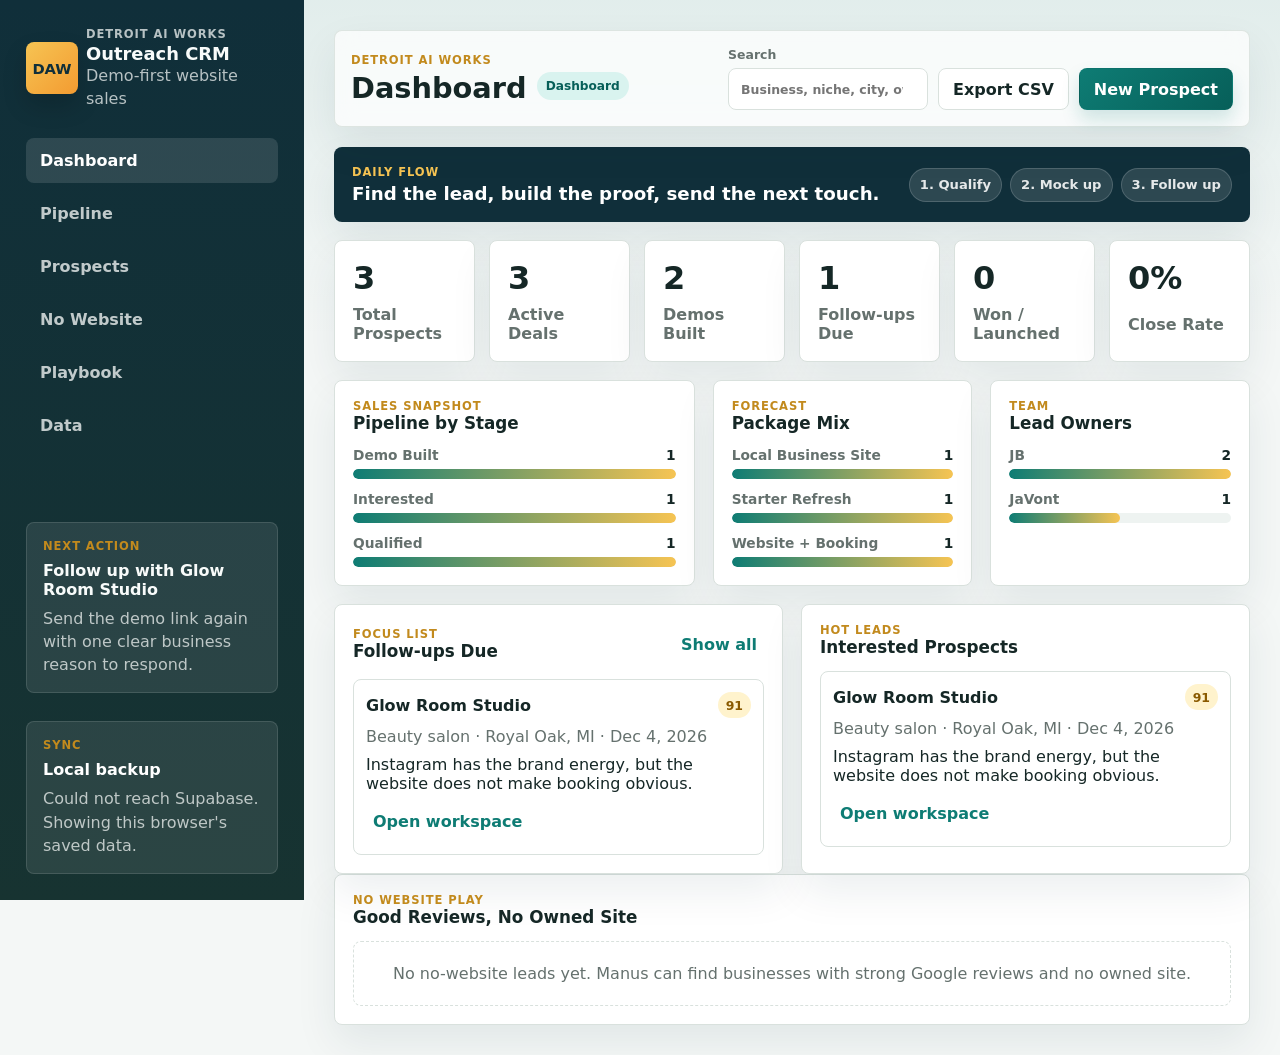
<file: index.html>
<!doctype html>
<html lang="en">
  <head>
    <meta charset="UTF-8" />
    <meta name="viewport" content="width=device-width, initial-scale=1.0" />
    <title>Detroit AI Works CRM</title>
    <link rel="stylesheet" href="./styles.css" />
  </head>
  <body>
    <div class="app-shell">
      <aside class="sidebar" aria-label="CRM navigation">
        <div class="brand-block">
          <div class="brand-mark">DAW</div>
          <div>
            <p class="brand-kicker">Detroit AI Works</p>
            <h1>Outreach CRM</h1>
            <p>Demo-first website sales</p>
          </div>
        </div>

        <nav class="nav-tabs" aria-label="Views">
          <button class="nav-tab active" data-view="dashboard" type="button">Dashboard</button>
          <button class="nav-tab" data-view="pipeline" type="button">Pipeline</button>
          <button class="nav-tab" data-view="prospects" type="button">Prospects</button>
          <button class="nav-tab" data-view="noWebsite" type="button">No Website</button>
          <button class="nav-tab" data-view="playbook" type="button">Playbook</button>
          <button class="nav-tab" data-view="settings" type="button">Data</button>
        </nav>

        <div class="sidebar-panel">
          <span class="eyebrow">Next Action</span>
          <strong id="nextActionTitle">Add your first prospect</strong>
          <p id="nextActionCopy">Start with one niche and one city so your outreach stays focused.</p>
        </div>

        <div class="sync-panel">
          <span class="eyebrow">Sync</span>
          <strong id="syncStatus">Connecting</strong>
          <p id="syncCopy">Checking shared Supabase database...</p>
        </div>
      </aside>

      <main class="workspace">
        <header class="topbar">
          <div>
            <p class="eyebrow">Detroit AI Works</p>
            <div class="title-row">
              <h2 id="viewTitle">Dashboard</h2>
              <span class="view-pill" id="viewPill">Dashboard</span>
            </div>
          </div>

          <div class="topbar-actions">
            <label class="search-control">
              <span>Search</span>
              <input id="searchInput" type="search" placeholder="Business, niche, city, owner..." />
            </label>
            <button class="secondary-button" id="exportButton" type="button">Export CSV</button>
            <button class="primary-button" id="addProspectButton" type="button">New Prospect</button>
          </div>
        </header>

        <section class="view active" id="dashboardView" aria-labelledby="dashboard-title">
          <section class="hero-band" aria-label="Operating rhythm">
            <div>
              <p class="eyebrow">Daily Flow</p>
              <h3>Find the lead, build the proof, send the next touch.</h3>
            </div>
            <div class="flow-steps" aria-label="Daily workflow steps">
              <span>1. Qualify</span>
              <span>2. Mock up</span>
              <span>3. Follow up</span>
            </div>
          </section>

          <div class="metric-grid" id="metricGrid"></div>

          <section class="sales-dashboard" aria-label="Sales snapshot">
            <section class="panel">
              <div class="panel-heading">
                <div>
                  <p class="eyebrow">Sales Snapshot</p>
                  <h3>Pipeline by Stage</h3>
                </div>
              </div>
              <div class="chart-list" id="stageChart"></div>
            </section>

            <section class="panel">
              <div class="panel-heading">
                <div>
                  <p class="eyebrow">Forecast</p>
                  <h3>Package Mix</h3>
                </div>
              </div>
              <div class="chart-list" id="packageChart"></div>
            </section>

            <section class="panel">
              <div class="panel-heading">
                <div>
                  <p class="eyebrow">Team</p>
                  <h3>Lead Owners</h3>
                </div>
              </div>
              <div class="chart-list" id="ownerChart"></div>
            </section>
          </section>

          <div class="two-column">
            <section class="panel">
              <div class="panel-heading">
                <div>
                  <p class="eyebrow">Focus List</p>
                  <h3 id="dashboard-title">Follow-ups Due</h3>
                </div>
                <button class="text-button" id="showDueButton" type="button">Show all</button>
              </div>
              <div class="stack-list" id="dueList"></div>
            </section>

            <section class="panel">
              <div class="panel-heading">
                <div>
                  <p class="eyebrow">Hot Leads</p>
                  <h3>Interested Prospects</h3>
                </div>
              </div>
              <div class="stack-list" id="hotList"></div>
            </section>
          </div>

          <section class="panel">
            <div class="panel-heading">
              <div>
                <p class="eyebrow">No Website Play</p>
                <h3>Good Reviews, No Owned Site</h3>
              </div>
            </div>
            <div class="stack-list" id="noWebsiteList"></div>
          </section>
        </section>

        <section class="view" id="pipelineView" aria-label="Pipeline board">
          <div class="pipeline-board" id="pipelineBoard"></div>
        </section>

        <section class="view" id="prospectsView" aria-label="Prospect table">
          <div class="table-tools">
            <div class="filter-group" id="stageFilters"></div>
            <select id="sortSelect" aria-label="Sort prospects">
              <option value="updatedDesc">Recently updated</option>
              <option value="followUpAsc">Follow-up date</option>
              <option value="scoreDesc">Highest score</option>
              <option value="businessAsc">Business name</option>
            </select>
          </div>

          <div class="table-wrap">
            <table>
              <thead>
                <tr>
                  <th>Business</th>
                  <th>Stage</th>
                  <th>Score</th>
                  <th>Website Issue</th>
                  <th>Follow-up</th>
                  <th>Demo</th>
                  <th></th>
                </tr>
              </thead>
              <tbody id="prospectRows"></tbody>
            </table>
          </div>
        </section>

        <section class="view" id="noWebsiteView" aria-label="No website leads">
          <section class="hero-band no-website-hero" aria-label="No website sales play">
            <div>
              <p class="eyebrow">No Website Play</p>
              <h3>Good reviews, no owned site, clear credibility gap.</h3>
            </div>
            <div class="flow-steps" aria-label="No website workflow steps">
              <span>1. Confirm reviews</span>
              <span>2. Build credibility page</span>
              <span>3. Pitch owned trust</span>
            </div>
          </section>

          <div class="no-website-layout">
            <section class="panel">
              <div class="panel-heading">
                <div>
                  <p class="eyebrow">Lead List</p>
                  <h3>Businesses With No Owned Site</h3>
                </div>
              </div>
              <div class="stack-list" id="noWebsiteBoard"></div>
            </section>

            <aside class="panel">
              <div class="panel-heading">
                <div>
                  <p class="eyebrow">Talk Track</p>
                  <h3>What Javon Says</h3>
                </div>
              </div>
              <div class="talk-track-list">
                <article>
                  <strong>You already earned trust.</strong>
                  <p>Your reviews show people are willing to hire you. The website just gives that trust a home you control.</p>
                </article>
                <article>
                  <strong>Google/Facebook is rented space.</strong>
                  <p>A simple owned site makes the business look more established when customers compare options.</p>
                </article>
                <article>
                  <strong>This is not a giant website project.</strong>
                  <p>The first offer is a fast credibility page: services, proof, photos, phone CTA, and quote request.</p>
                </article>
                <article>
                  <strong>One job can justify it.</strong>
                  <p>For many home services, one extra closed job can pay for a starter site or most of the project.</p>
                </article>
              </div>
            </aside>
          </div>
        </section>

        <section class="view" id="accountView" aria-label="Prospect account workspace">
          <div class="account-shell" id="accountWorkspace"></div>
        </section>

        <section class="view" id="playbookView" aria-label="Outreach playbook">
          <div class="playbook-layout">
            <section class="panel">
              <div class="panel-heading">
                <div>
                  <p class="eyebrow">Day One Sales Kit</p>
                  <h3>Scripts</h3>
                </div>
              </div>
              <div class="playbook-list" id="scriptList"></div>
            </section>

            <section class="panel">
              <div class="panel-heading">
                <div>
                  <p class="eyebrow">Objection Handling</p>
                  <h3>Rebuttals</h3>
                </div>
              </div>
              <div class="playbook-list" id="rebuttalList"></div>
            </section>

            <section class="panel">
              <div class="panel-heading">
                <div>
                  <p class="eyebrow">Discovery</p>
                  <h3>Call Prompts</h3>
                </div>
              </div>
              <div class="prompt-grid" id="promptList"></div>
            </section>

            <section class="panel">
              <div class="panel-heading">
                <div>
                  <p class="eyebrow">Simple Offers</p>
                  <h3>Packages</h3>
                </div>
              </div>
              <div class="package-grid" id="packageList"></div>
            </section>

            <section class="panel full-span">
              <div class="panel-heading">
                <div>
                  <p class="eyebrow">Sales Process</p>
                  <h3>Stage Guide</h3>
                </div>
              </div>
              <div class="stage-guide" id="stageGuide"></div>
            </section>
          </div>
        </section>

        <section class="view" id="settingsView" aria-label="Data tools">
          <div class="settings-grid">
            <section class="panel">
              <div class="panel-heading">
                <div>
                  <p class="eyebrow">Backup</p>
                  <h3>Export CRM Data</h3>
                </div>
              </div>
              <p class="muted">Download a spreadsheet-ready CSV or a JSON backup of every prospect in this browser.</p>
              <div class="button-row">
                <button class="primary-button" id="downloadCsvButton" type="button">Download CSV</button>
                <button class="secondary-button" id="downloadJsonButton" type="button">Download JSON</button>
              </div>
            </section>

            <section class="panel">
              <div class="panel-heading">
                <div>
                  <p class="eyebrow">Restore</p>
                  <h3>Import CRM Data</h3>
                </div>
              </div>
              <p class="muted">Import a CSV from Google Sheets or a JSON export. Records are added to the shared database.</p>
              <label class="file-picker">
                <input id="importInput" type="file" accept=".csv,application/json,text/csv" />
                Choose CSV or JSON
              </label>
            </section>

            <section class="panel danger-panel">
              <div class="panel-heading">
                <div>
                  <p class="eyebrow">Reset</p>
                  <h3>Clear CRM Data</h3>
                </div>
              </div>
              <p class="muted">Clear this browser or wipe the shared Supabase prospects before a fresh import.</p>
              <div class="button-row">
                <button class="secondary-button" id="resetButton" type="button">Reset Local</button>
                <button class="danger-button" id="clearSharedButton" type="button">Clear Shared CRM</button>
              </div>
            </section>
          </div>
        </section>
      </main>
    </div>

    <dialog id="prospectDialog">
      <form id="prospectForm" method="dialog">
        <div class="dialog-heading">
          <div>
            <p class="eyebrow">Prospect Record</p>
            <h3 id="dialogTitle">New Prospect</h3>
          </div>
          <button class="icon-button" id="closeDialogButton" type="button" aria-label="Close">×</button>
        </div>

        <input id="recordId" type="hidden" />

        <div class="form-grid">
          <label>
            Business Name
            <input id="businessName" name="businessName" required />
          </label>
          <label>
            Niche
            <input id="niche" name="niche" placeholder="Landscaping, salon, dentist..." />
          </label>
          <label>
            City / Market
            <input id="city" name="city" />
          </label>
          <label>
            Contact Name
            <input id="contactName" name="contactName" />
          </label>
          <label>
            Email
            <input id="email" name="email" type="email" />
          </label>
          <label>
            Phone
            <input id="phone" name="phone" />
          </label>
          <label>
            Current Website
            <input id="website" name="website" type="url" placeholder="https://..." />
          </label>
          <label>
            Demo URL
            <input id="demoUrl" name="demoUrl" type="url" placeholder="https://..." />
          </label>
          <label>
            Stage
            <select id="stage" name="stage"></select>
          </label>
          <label>
            Follow-up Date
            <input id="followUp" name="followUp" type="date" />
          </label>
          <label>
            Fit Score
            <input id="score" name="score" type="number" min="0" max="100" value="50" />
          </label>
          <label>
            Package / Quote
            <input id="quote" name="quote" placeholder="$1,500 Local Business Site" />
          </label>
          <label>
            Assigned To
            <input id="assignedTo" name="assignedTo" placeholder="JB or JaVont" />
          </label>
          <label>
            Next Step
            <input id="nextStep" name="nextStep" placeholder="Send first email, build demo, follow up..." />
          </label>
          <label>
            Last Contacted
            <input id="lastContacted" name="lastContacted" type="date" />
          </label>
        </div>

        <label>
          Website Issue
          <textarea id="issue" name="issue" rows="3" placeholder="Hard to use on mobile, no clear contact button, outdated photos..."></textarea>
        </label>

        <label>
          Notes
          <textarea id="notes" name="notes" rows="4" placeholder="Conversation notes, objections, owner preferences, next step..."></textarea>
        </label>

        <div class="dialog-actions">
          <button class="danger-button hidden" id="deleteButton" type="button">Delete</button>
          <div class="spacer"></div>
          <button class="secondary-button" id="cancelButton" type="button">Cancel</button>
          <button class="primary-button" type="submit">Save Prospect</button>
        </div>
      </form>
    </dialog>

    <script src="./app.js"></script>
  </body>
</html>
</file>
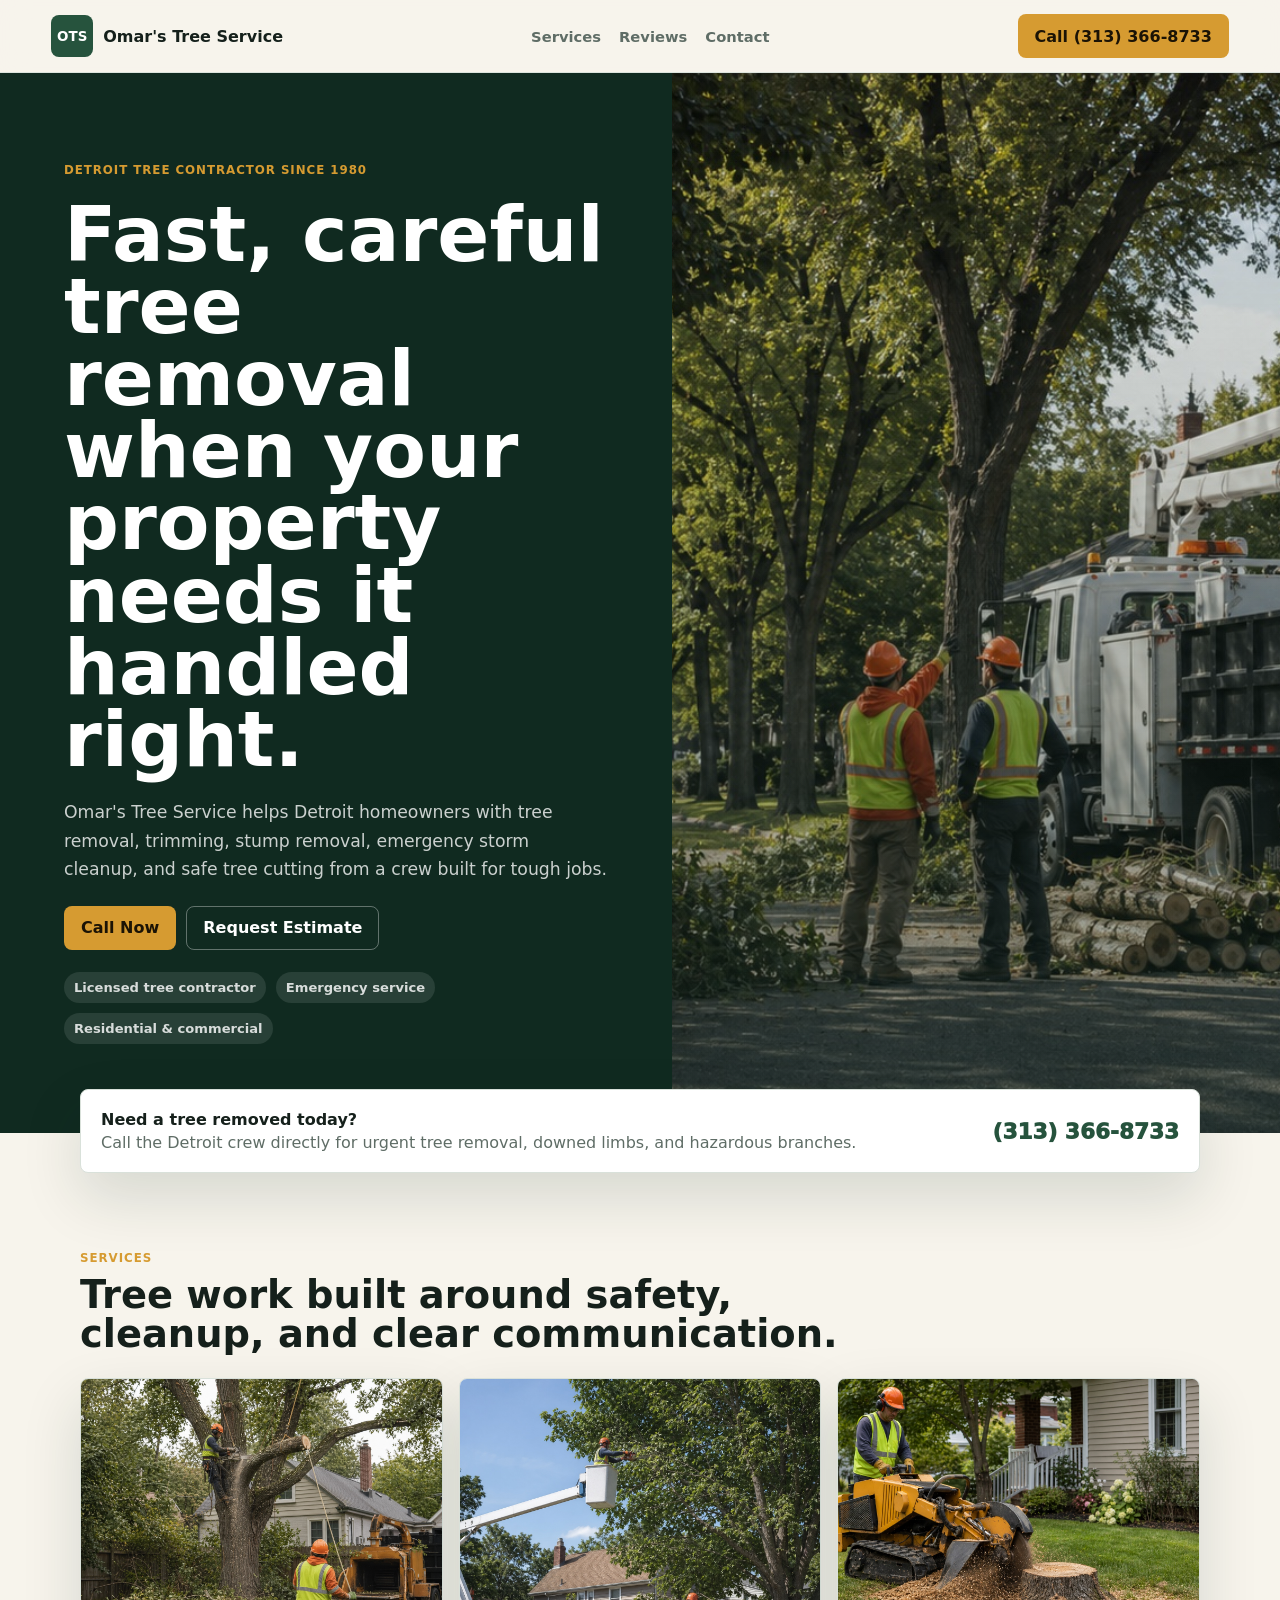
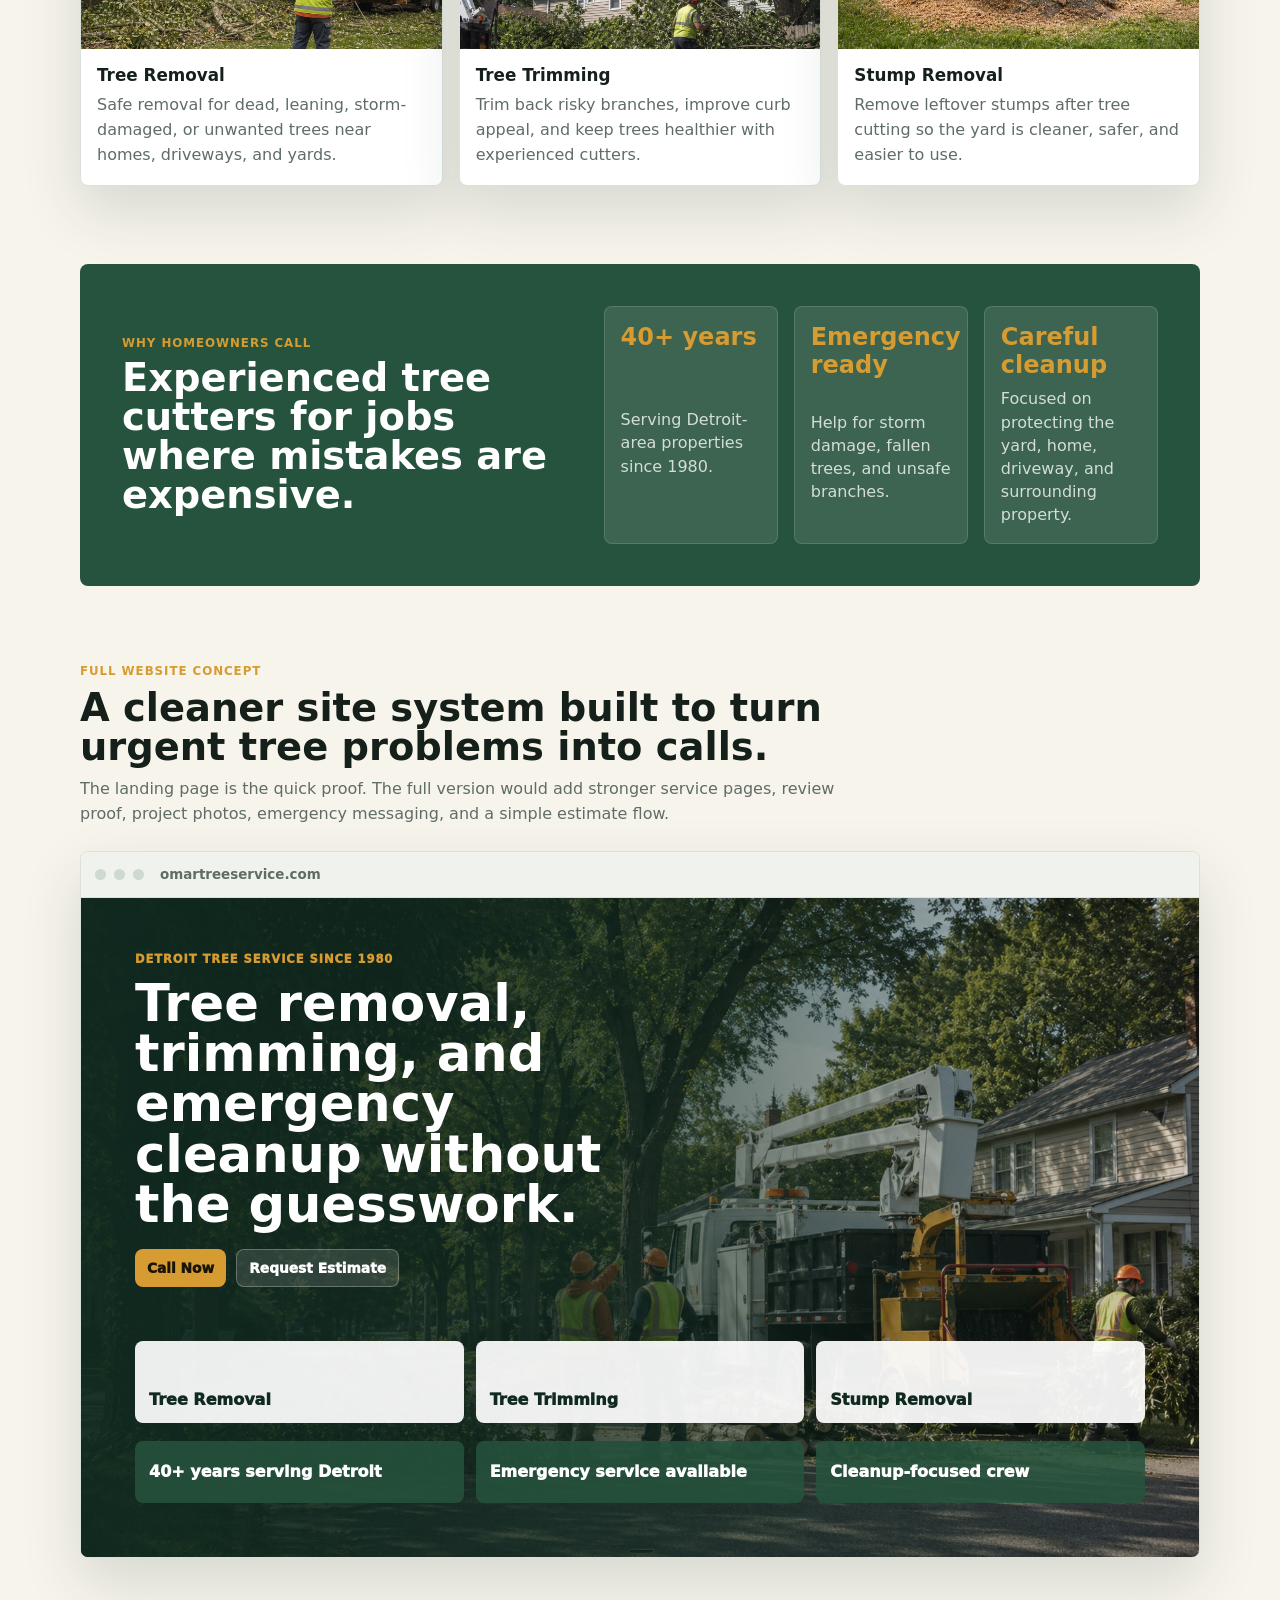
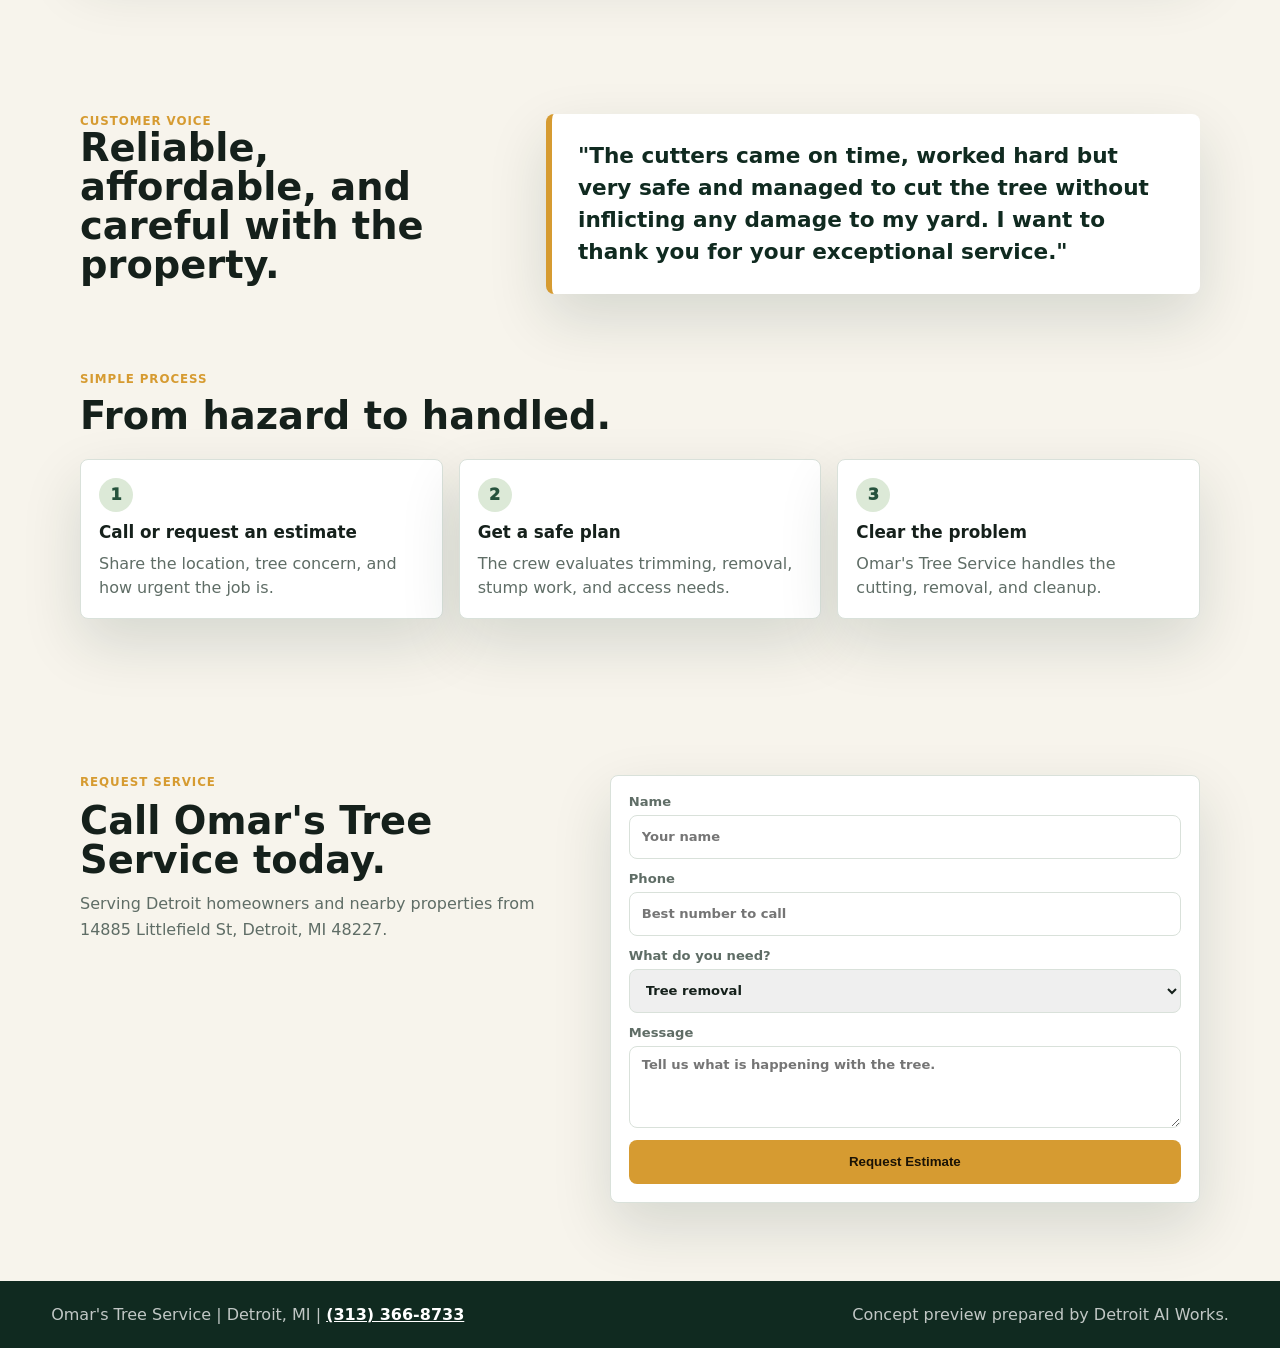
<file: demos/omars-tree-service/index.html>
<!doctype html>
<html lang="en">
  <head>
    <meta charset="UTF-8" />
    <meta name="viewport" content="width=device-width, initial-scale=1.0" />
    <title>Omar's Tree Service | Detroit Tree Removal & Trimming</title>
    <meta
      name="description"
      content="Detroit tree removal, trimming, stump removal, and emergency tree service from Omar's Tree Service."
    />
    <link rel="stylesheet" href="./styles.css" />
  </head>
  <body>
    <header class="site-header">
      <a class="brand" href="#top" aria-label="Omar's Tree Service home">
        <span>OTS</span>
        <strong>Omar's Tree Service</strong>
      </a>
      <nav aria-label="Primary navigation">
        <a href="#services">Services</a>
        <a href="#proof">Reviews</a>
        <a href="#contact">Contact</a>
      </nav>
      <a class="call-button" href="tel:13133668733">Call (313) 366-8733</a>
    </header>

    <main id="top">
      <section class="hero">
        <div class="hero-copy">
          <p class="eyebrow">Detroit tree contractor since 1980</p>
          <h1>Fast, careful tree removal when your property needs it handled right.</h1>
          <p>
            Omar's Tree Service helps Detroit homeowners with tree removal, trimming, stump removal,
            emergency storm cleanup, and safe tree cutting from a crew built for tough jobs.
          </p>
          <div class="hero-actions">
            <a class="primary-button" href="tel:13133668733">Call Now</a>
            <a class="secondary-button" href="#contact">Request Estimate</a>
          </div>
          <div class="trust-row" aria-label="Business highlights">
            <span>Licensed tree contractor</span>
            <span>Emergency service</span>
            <span>Residential & commercial</span>
          </div>
        </div>
        <div class="hero-media" aria-label="Tree service crew at work"></div>
      </section>

      <section class="quick-strip" aria-label="Fast contact options">
        <div>
          <strong>Need a tree removed today?</strong>
          <p>Call the Detroit crew directly for urgent tree removal, downed limbs, and hazardous branches.</p>
        </div>
        <a href="tel:13133668733">(313) 366-8733</a>
      </section>

      <section class="section" id="services">
        <div class="section-heading">
          <p class="eyebrow">Services</p>
          <h2>Tree work built around safety, cleanup, and clear communication.</h2>
        </div>
        <div class="service-grid">
          <article>
            <img src="./assets/tree-removal.jpg" alt="Professional tree removal crew working safely near a home" />
            <h3>Tree Removal</h3>
            <p>Safe removal for dead, leaning, storm-damaged, or unwanted trees near homes, driveways, and yards.</p>
          </article>
          <article>
            <img src="./assets/tree-trimming.jpg" alt="Tree trimming crew pruning branches near a home" />
            <h3>Tree Trimming</h3>
            <p>Trim back risky branches, improve curb appeal, and keep trees healthier with experienced cutters.</p>
          </article>
          <article>
            <img src="./assets/stump-removal.jpg" alt="Stump grinder removing a tree stump from a lawn" />
            <h3>Stump Removal</h3>
            <p>Remove leftover stumps after tree cutting so the yard is cleaner, safer, and easier to use.</p>
          </article>
        </div>
      </section>

      <section class="proof-band" id="proof">
        <div>
          <p class="eyebrow">Why homeowners call</p>
          <h2>Experienced tree cutters for jobs where mistakes are expensive.</h2>
        </div>
        <div class="proof-grid">
          <article>
            <strong>40+ years</strong>
            <span>Serving Detroit-area properties since 1980.</span>
          </article>
          <article>
            <strong>Emergency ready</strong>
            <span>Help for storm damage, fallen trees, and unsafe branches.</span>
          </article>
          <article>
            <strong>Careful cleanup</strong>
            <span>Focused on protecting the yard, home, driveway, and surrounding property.</span>
          </article>
        </div>
      </section>

      <section class="section mockup-section" aria-label="Full website concept">
        <div class="section-heading">
          <p class="eyebrow">Full website concept</p>
          <h2>A cleaner site system built to turn urgent tree problems into calls.</h2>
          <p>
            The landing page is the quick proof. The full version would add stronger service pages,
            review proof, project photos, emergency messaging, and a simple estimate flow.
          </p>
        </div>
        <div class="mockup-frame">
          <div class="mockup-toolbar">
            <span></span>
            <span></span>
            <span></span>
            <strong>omartreeservice.com</strong>
          </div>
          <div class="mockup-screen">
            <section class="mockup-hero">
              <p>Detroit tree service since 1980</p>
              <h3>Tree removal, trimming, and emergency cleanup without the guesswork.</h3>
              <div>
                <span>Call Now</span>
                <span>Request Estimate</span>
              </div>
            </section>
            <section class="mockup-cards">
              <article>Tree Removal</article>
              <article>Tree Trimming</article>
              <article>Stump Removal</article>
            </section>
            <section class="mockup-proof">
              <strong>40+ years serving Detroit</strong>
              <strong>Emergency service available</strong>
              <strong>Cleanup-focused crew</strong>
            </section>
          </div>
        </div>
      </section>

      <section class="section split-section">
        <div>
          <p class="eyebrow">Customer voice</p>
          <h2>Reliable, affordable, and careful with the property.</h2>
        </div>
        <blockquote>
          "The cutters came on time, worked hard but very safe and managed to cut the tree without
          inflicting any damage to my yard. I want to thank you for your exceptional service."
        </blockquote>
      </section>

      <section class="section process-section">
        <div class="section-heading">
          <p class="eyebrow">Simple process</p>
          <h2>From hazard to handled.</h2>
        </div>
        <div class="process-grid">
          <article>
            <span>1</span>
            <h3>Call or request an estimate</h3>
            <p>Share the location, tree concern, and how urgent the job is.</p>
          </article>
          <article>
            <span>2</span>
            <h3>Get a safe plan</h3>
            <p>The crew evaluates trimming, removal, stump work, and access needs.</p>
          </article>
          <article>
            <span>3</span>
            <h3>Clear the problem</h3>
            <p>Omar's Tree Service handles the cutting, removal, and cleanup.</p>
          </article>
        </div>
      </section>

      <section class="contact-section" id="contact">
        <div>
          <p class="eyebrow">Request service</p>
          <h2>Call Omar's Tree Service today.</h2>
          <p>Serving Detroit homeowners and nearby properties from 14885 Littlefield St, Detroit, MI 48227.</p>
        </div>
        <form>
          <label>
            Name
            <input type="text" placeholder="Your name" />
          </label>
          <label>
            Phone
            <input type="tel" placeholder="Best number to call" />
          </label>
          <label>
            What do you need?
            <select>
              <option>Tree removal</option>
              <option>Tree trimming</option>
              <option>Stump removal</option>
              <option>Emergency tree service</option>
            </select>
          </label>
          <label>
            Message
            <textarea rows="4" placeholder="Tell us what is happening with the tree."></textarea>
          </label>
          <button type="button">Request Estimate</button>
        </form>
      </section>
    </main>

    <footer>
      <p>Omar's Tree Service | Detroit, MI | <a href="tel:13133668733">(313) 366-8733</a></p>
      <p>Concept preview prepared by Detroit AI Works.</p>
    </footer>
  </body>
</html>
</file>
<file: styles.css>
:root {
  color-scheme: light;
  --bg: #f4f7f6;
  --surface: #ffffff;
  --surface-strong: #eef3f1;
  --ink: #152726;
  --muted: #65716e;
  --line: #d9e1dd;
  --accent: #0e7c74;
  --accent-dark: #075f59;
  --accent-soft: #d9f3ef;
  --gold: #c28a1d;
  --navy: #102f3a;
  --red: #b42318;
  --red-soft: #fee4e2;
  --blue: #2563eb;
  --shadow: 0 18px 42px rgba(16, 47, 58, 0.08);
}

* {
  box-sizing: border-box;
}

body {
  margin: 0;
  min-height: 100vh;
  background:
    linear-gradient(180deg, rgba(14, 124, 116, 0.08), transparent 340px),
    var(--bg);
  color: var(--ink);
  font-family: Inter, ui-sans-serif, system-ui, -apple-system, BlinkMacSystemFont, "Segoe UI", sans-serif;
  letter-spacing: 0;
}

button,
input,
select,
textarea {
  font: inherit;
}

button {
  cursor: pointer;
}

.app-shell {
  display: grid;
  grid-template-columns: 304px minmax(0, 1fr);
  min-height: 100vh;
}

.sidebar {
  background: linear-gradient(180deg, #102f3a 0%, #173331 100%);
  color: #f8fbfa;
  padding: 26px;
  display: flex;
  flex-direction: column;
  gap: 28px;
  position: sticky;
  top: 0;
  height: 100vh;
}

.brand-block {
  display: grid;
  grid-template-columns: 48px 1fr;
  gap: 12px;
  align-items: center;
}

.brand-mark {
  width: 52px;
  height: 52px;
  border-radius: 8px;
  background: linear-gradient(135deg, #f6c453, #f39b31);
  color: #102f3a;
  display: grid;
  place-items: center;
  font-weight: 800;
  font-size: 0.92rem;
  box-shadow: 0 12px 24px rgba(0, 0, 0, 0.16);
}

h1,
h2,
h3,
p {
  margin: 0;
}

h1 {
  font-size: 1.12rem;
}

h2 {
  font-size: 1.8rem;
  margin-top: 4px;
}

h3 {
  font-size: 1.05rem;
}

.brand-block p,
.sidebar-panel p,
.sync-panel p {
  color: rgba(248, 251, 250, 0.72);
  line-height: 1.45;
}

.brand-kicker {
  color: #f6c453;
  font-size: 0.72rem;
  font-weight: 900;
  letter-spacing: 0.08em;
  text-transform: uppercase;
}

.nav-tabs {
  display: grid;
  gap: 8px;
}

.nav-tab {
  border: 0;
  border-radius: 8px;
  color: rgba(248, 251, 250, 0.76);
  background: transparent;
  text-align: left;
  padding: 13px 14px;
  font-weight: 800;
}

.nav-tab.active,
.nav-tab:hover {
  background: rgba(255, 255, 255, 0.12);
  color: #ffffff;
}

.sidebar-panel,
.sync-panel {
  margin-top: auto;
  background: rgba(255, 255, 255, 0.09);
  border: 1px solid rgba(255, 255, 255, 0.12);
  border-radius: 8px;
  padding: 16px;
  display: grid;
  gap: 8px;
}

.sync-panel {
  margin-top: 0;
}

.sync-panel strong {
  color: #ffffff;
}

.workspace {
  min-width: 0;
  padding: 30px;
}

.topbar {
  display: flex;
  justify-content: space-between;
  gap: 24px;
  align-items: center;
  margin-bottom: 20px;
  background: rgba(255, 255, 255, 0.72);
  border: 1px solid rgba(217, 225, 221, 0.86);
  border-radius: 8px;
  padding: 16px;
  box-shadow: var(--shadow);
  backdrop-filter: blur(10px);
}

.topbar-actions {
  display: flex;
  align-items: end;
  gap: 10px;
}

.title-row {
  display: flex;
  align-items: center;
  gap: 10px;
  flex-wrap: wrap;
}

.view-pill {
  display: inline-flex;
  align-items: center;
  min-height: 28px;
  padding: 5px 9px;
  border-radius: 999px;
  background: var(--accent-soft);
  color: var(--accent-dark);
  font-size: 0.76rem;
  font-weight: 900;
}

.eyebrow {
  color: var(--gold);
  font-size: 0.72rem;
  font-weight: 800;
  letter-spacing: 0.08em;
  text-transform: uppercase;
}

.search-control {
  display: grid;
  gap: 6px;
  color: var(--muted);
  font-size: 0.78rem;
  font-weight: 700;
}

input,
select,
textarea {
  width: 100%;
  border: 1px solid var(--line);
  border-radius: 8px;
  background: #fff;
  color: var(--ink);
  padding: 10px 12px;
  min-height: 42px;
  transition: border-color 140ms ease, box-shadow 140ms ease, background 140ms ease;
}

textarea {
  resize: vertical;
}

input:focus,
select:focus,
textarea:focus {
  outline: 3px solid var(--accent-soft);
  border-color: var(--accent);
}

.primary-button,
.secondary-button,
.danger-button,
.text-button,
.file-picker {
  border-radius: 8px;
  min-height: 42px;
  padding: 10px 14px;
  font-weight: 800;
  border: 1px solid transparent;
}

.primary-button {
  background: linear-gradient(135deg, var(--accent), var(--accent-dark));
  color: white;
  box-shadow: 0 10px 18px rgba(14, 124, 116, 0.18);
}

.primary-button:hover {
  background: var(--accent-dark);
}

.secondary-button,
.file-picker {
  background: var(--surface);
  border-color: var(--line);
  color: var(--ink);
}

.secondary-button:hover,
.file-picker:hover {
  border-color: var(--accent);
}

.danger-button {
  background: var(--red-soft);
  color: var(--red);
  border-color: #fecdca;
}

.text-button {
  background: transparent;
  color: var(--accent);
  padding-inline: 6px;
}

.view {
  display: none;
}

.view.active {
  display: block;
}

.metric-grid {
  display: grid;
  grid-template-columns: repeat(6, minmax(0, 1fr));
  gap: 14px;
  margin-bottom: 18px;
}

.hero-band {
  display: flex;
  align-items: center;
  justify-content: space-between;
  gap: 18px;
  margin-bottom: 18px;
  padding: 18px;
  background: #102f3a;
  color: #ffffff;
  border-radius: 8px;
  box-shadow: var(--shadow);
}

.hero-band .eyebrow {
  color: #f6c453;
}

.hero-band h3 {
  margin-top: 4px;
  font-size: 1.14rem;
}

.flow-steps {
  display: flex;
  flex-wrap: wrap;
  gap: 8px;
  justify-content: flex-end;
}

.flow-steps span {
  display: inline-flex;
  align-items: center;
  min-height: 34px;
  padding: 7px 10px;
  border-radius: 999px;
  background: rgba(255, 255, 255, 0.12);
  border: 1px solid rgba(255, 255, 255, 0.16);
  color: rgba(255, 255, 255, 0.88);
  font-size: 0.82rem;
  font-weight: 900;
}

.metric-card,
.panel {
  background: var(--surface);
  border: 1px solid var(--line);
  border-radius: 8px;
  box-shadow: var(--shadow);
}

.metric-card {
  padding: 18px;
  display: grid;
  gap: 8px;
  min-height: 118px;
}

.metric-card,
.list-item,
.pipeline-card,
.playbook-card,
.prompt-card,
.package-card {
  transition: transform 140ms ease, border-color 140ms ease, box-shadow 140ms ease;
}

.metric-card:hover,
.list-item:hover,
.pipeline-card:hover,
.playbook-card:hover,
.prompt-card:hover,
.package-card:hover {
  border-color: rgba(14, 124, 116, 0.28);
  transform: translateY(-1px);
  box-shadow: 0 18px 34px rgba(16, 47, 58, 0.11);
}

.metric-card strong {
  font-size: 2rem;
}

.metric-card span {
  color: var(--muted);
  font-weight: 700;
}

.sales-dashboard {
  display: grid;
  grid-template-columns: 1.25fr 0.9fr 0.9fr;
  gap: 18px;
  margin-bottom: 18px;
}

.chart-list {
  display: grid;
  gap: 12px;
}

.chart-row {
  display: grid;
  gap: 6px;
}

.chart-label {
  display: flex;
  justify-content: space-between;
  gap: 12px;
  color: var(--muted);
  font-size: 0.86rem;
  font-weight: 800;
}

.chart-label strong {
  color: var(--ink);
}

.bar-track {
  width: 100%;
  height: 10px;
  border-radius: 999px;
  background: var(--surface-strong);
  overflow: hidden;
}

.bar-track span {
  display: block;
  height: 100%;
  border-radius: inherit;
  background: linear-gradient(90deg, var(--accent), #f6c453);
}

.compact-empty {
  padding: 16px;
}

.two-column,
.settings-grid,
.playbook-layout,
.no-website-layout {
  display: grid;
  grid-template-columns: repeat(2, minmax(0, 1fr));
  gap: 18px;
}

.settings-grid {
  grid-template-columns: repeat(3, minmax(0, 1fr));
}

.playbook-layout {
  align-items: start;
}

.full-span {
  grid-column: 1 / -1;
}

.panel {
  padding: 18px;
}

.panel-heading {
  display: flex;
  align-items: center;
  justify-content: space-between;
  gap: 16px;
  margin-bottom: 14px;
}

.stack-list {
  display: grid;
  gap: 10px;
}

.list-item,
.pipeline-card,
.playbook-card,
.prompt-card,
.package-card {
  border: 1px solid var(--line);
  border-radius: 8px;
  padding: 12px;
  background: #fff;
}

.list-item {
  display: grid;
  gap: 7px;
}

.item-meta,
.muted {
  color: var(--muted);
  line-height: 1.45;
}

.item-row {
  display: flex;
  align-items: center;
  justify-content: space-between;
  gap: 12px;
}

.badge {
  display: inline-flex;
  align-items: center;
  min-height: 26px;
  padding: 4px 8px;
  border-radius: 999px;
  background: var(--surface-strong);
  color: var(--muted);
  font-size: 0.78rem;
  font-weight: 800;
  white-space: nowrap;
}

.badge.good {
  background: var(--accent-soft);
  color: var(--accent-dark);
}

.badge.hot {
  background: #fff3cd;
  color: #8a5a00;
}

.pipeline-board {
  display: grid;
  grid-template-columns: repeat(5, minmax(220px, 1fr));
  gap: 12px;
  overflow-x: auto;
  padding-bottom: 8px;
}

.pipeline-column {
  min-height: 520px;
  background: rgba(255, 255, 255, 0.56);
  border: 1px solid var(--line);
  border-radius: 8px;
  padding: 12px;
}

.column-heading {
  display: flex;
  justify-content: space-between;
  align-items: center;
  margin-bottom: 12px;
}

.pipeline-cards {
  display: grid;
  gap: 10px;
}

.pipeline-card {
  display: grid;
  gap: 8px;
}

.pipeline-card button,
.list-item button {
  justify-self: start;
}

.playbook-list,
.prompt-grid,
.package-grid {
  display: grid;
  gap: 12px;
}

.playbook-card {
  display: grid;
  gap: 12px;
}

.playbook-card pre {
  margin: 0;
  white-space: pre-wrap;
  color: var(--ink);
  line-height: 1.5;
  font-family: inherit;
  font-size: 0.92rem;
}

.copy-button {
  min-height: 36px;
  padding-block: 7px;
}

.copy-button:disabled {
  cursor: default;
  opacity: 0.75;
}

.prompt-card,
.package-card {
  line-height: 1.45;
}

.package-card {
  display: grid;
  gap: 10px;
}

.stage-guide {
  display: grid;
  grid-template-columns: repeat(3, minmax(0, 1fr));
  gap: 10px;
}

.stage-guide-card {
  border: 1px solid var(--line);
  border-radius: 8px;
  background: #fff;
  padding: 12px;
  display: grid;
  gap: 6px;
}

.stage-guide-card p {
  color: var(--muted);
  line-height: 1.45;
}

.account-shell {
  display: grid;
  gap: 18px;
}

.account-hero {
  display: flex;
  justify-content: space-between;
  gap: 18px;
  align-items: flex-start;
  padding: 20px;
  background: #102f3a;
  color: #ffffff;
  border-radius: 8px;
  box-shadow: var(--shadow);
}

.account-hero h3 {
  margin-top: 4px;
  font-size: 1.55rem;
}

.account-hero p:not(.eyebrow) {
  color: rgba(255, 255, 255, 0.76);
  margin-top: 4px;
}

.account-hero .back-link {
  color: #f6c453;
  min-height: auto;
  padding: 0 0 10px;
}

.account-hero-actions {
  display: flex;
  flex-wrap: wrap;
  justify-content: flex-end;
  gap: 8px;
}

.account-grid {
  display: grid;
  grid-template-columns: minmax(0, 1.45fr) minmax(280px, 0.55fr);
  gap: 18px;
  align-items: start;
}

.account-main {
  min-height: 100%;
}

.account-side {
  min-height: 100%;
}

.intel-grid {
  display: grid;
  grid-template-columns: repeat(2, minmax(0, 1fr));
  gap: 12px;
}

.brief-grid {
  display: grid;
  grid-template-columns: repeat(2, minmax(0, 1fr));
  gap: 12px;
}

.offer-stack,
.upsell-list,
.terms-list {
  display: grid;
  gap: 12px;
}

.intel-card {
  border: 1px solid var(--line);
  border-radius: 8px;
  background: #fff;
  padding: 12px;
  display: grid;
  gap: 7px;
}

.intel-card span,
.brief-block span,
.contact-line span {
  color: var(--muted);
  font-size: 0.78rem;
  font-weight: 900;
  text-transform: uppercase;
  letter-spacing: 0.04em;
}

.intel-card p {
  line-height: 1.5;
}

.brief-block {
  border: 1px solid var(--line);
  border-radius: 8px;
  background: #fff;
  padding: 12px;
  display: grid;
  gap: 7px;
}

.brief-block p {
  line-height: 1.5;
  white-space: pre-wrap;
}

.roi-grid {
  display: grid;
  grid-template-columns: repeat(3, minmax(0, 1fr));
  gap: 10px;
}

.roi-metric,
.upsell-item,
.term-item {
  border: 1px solid var(--line);
  border-radius: 8px;
  background: #fff;
  padding: 12px;
}

.roi-metric {
  display: grid;
  gap: 6px;
}

.roi-metric span {
  color: var(--muted);
  font-size: 0.74rem;
  font-weight: 900;
  letter-spacing: 0.04em;
  text-transform: uppercase;
}

.roi-metric strong {
  color: var(--accent-dark);
  font-size: 1.28rem;
}

.roi-note {
  margin-top: 12px;
}

.upsell-item,
.term-item {
  display: grid;
  gap: 5px;
}

.upsell-item p,
.term-item p {
  color: var(--muted);
  line-height: 1.45;
}

.contact-list {
  display: grid;
  gap: 10px;
}

.no-website-layout {
  grid-template-columns: minmax(0, 1.35fr) minmax(320px, 0.65fr);
  align-items: start;
}

.no-website-card {
  border: 1px solid var(--line);
  border-radius: 8px;
  background: #fff;
  padding: 14px;
  display: grid;
  gap: 12px;
}

.no-website-card-grid {
  display: grid;
  grid-template-columns: repeat(2, minmax(0, 1fr));
  gap: 10px;
}

.talk-track-list {
  display: grid;
  gap: 10px;
}

.talk-track-list article {
  border: 1px solid var(--line);
  border-radius: 8px;
  background: #fff;
  padding: 12px;
  display: grid;
  gap: 6px;
}

.talk-track-list p {
  color: var(--muted);
  line-height: 1.45;
}

.contact-line {
  border-bottom: 1px solid var(--line);
  display: grid;
  gap: 4px;
  padding-bottom: 10px;
}

.contact-line:last-child {
  border-bottom: 0;
  padding-bottom: 0;
}

.contact-line strong,
.contact-line a {
  color: var(--ink);
  line-height: 1.4;
  overflow-wrap: anywhere;
}

.contact-line a {
  font-weight: 800;
  text-decoration: none;
}

.workspace-copy {
  margin: 0;
  white-space: pre-wrap;
  color: var(--ink);
  line-height: 1.55;
  font-family: inherit;
  font-size: 0.94rem;
  background: var(--surface-strong);
  border: 1px solid var(--line);
  border-radius: 8px;
  padding: 14px;
}

.card-actions,
.row-actions {
  display: flex;
  flex-wrap: wrap;
  gap: 8px;
  align-items: center;
}

.row-actions {
  justify-content: flex-end;
}

.mini-button {
  border: 1px solid var(--line);
  border-radius: 8px;
  min-height: 34px;
  padding: 7px 10px;
  background: #fff;
  color: var(--ink);
  font-size: 0.82rem;
  font-weight: 900;
}

.mini-button.primary-mini {
  border-color: var(--accent);
  background: var(--accent-soft);
  color: var(--accent-dark);
}

.mini-button.danger-mini {
  border-color: #fecdca;
  background: var(--red-soft);
  color: var(--red);
}

.table-tools {
  display: flex;
  justify-content: space-between;
  align-items: center;
  gap: 14px;
  margin-bottom: 14px;
}

.filter-group {
  display: flex;
  gap: 8px;
  flex-wrap: wrap;
}

.filter-chip {
  border: 1px solid var(--line);
  background: var(--surface);
  color: var(--muted);
  min-height: 36px;
  padding: 7px 10px;
  border-radius: 999px;
  font-weight: 800;
}

.filter-chip.active {
  border-color: var(--accent);
  background: var(--accent-soft);
  color: var(--accent-dark);
}

.table-wrap {
  overflow-x: auto;
  background: var(--surface);
  border: 1px solid var(--line);
  border-radius: 8px;
  box-shadow: var(--shadow);
}

table {
  width: 100%;
  min-width: 980px;
  border-collapse: collapse;
}

th,
td {
  text-align: left;
  padding: 14px;
  border-bottom: 1px solid var(--line);
  vertical-align: top;
}

th {
  color: var(--muted);
  font-size: 0.78rem;
  text-transform: uppercase;
  letter-spacing: 0.06em;
}

td a {
  color: var(--blue);
  font-weight: 800;
  text-decoration: none;
}

tr:last-child td {
  border-bottom: 0;
}

tbody tr:hover {
  background: #f9fbfa;
}

dialog {
  width: min(840px, calc(100vw - 28px));
  border: 1px solid var(--line);
  border-radius: 8px;
  padding: 0;
  box-shadow: 0 28px 80px rgba(29, 43, 42, 0.24);
}

dialog::backdrop {
  background: rgba(23, 51, 49, 0.45);
}

form {
  padding: 22px;
  display: grid;
  gap: 16px;
}

.dialog-heading,
.dialog-actions {
  display: flex;
  align-items: center;
  gap: 12px;
}

.dialog-heading {
  justify-content: space-between;
}

.icon-button {
  width: 38px;
  height: 38px;
  border: 1px solid var(--line);
  border-radius: 8px;
  background: #fff;
  color: var(--ink);
  font-size: 1.4rem;
  line-height: 1;
}

.form-grid {
  display: grid;
  grid-template-columns: repeat(2, minmax(0, 1fr));
  gap: 14px;
}

label {
  display: grid;
  gap: 6px;
  color: var(--muted);
  font-size: 0.82rem;
  font-weight: 800;
}

.spacer {
  flex: 1;
}

.hidden {
  display: none;
}

.file-picker {
  display: inline-grid;
  place-items: center;
  width: max-content;
}

.button-row {
  display: flex;
  flex-wrap: wrap;
  gap: 10px;
  margin-top: 14px;
}

.file-picker input {
  display: none;
}

.empty-state {
  border: 1px dashed var(--line);
  border-radius: 8px;
  padding: 22px;
  color: var(--muted);
  text-align: center;
}

@media (max-width: 1080px) {
  .app-shell {
    grid-template-columns: 1fr;
  }

  .sidebar {
    min-height: auto;
    height: auto;
    position: static;
  }

  .nav-tabs {
    grid-template-columns: repeat(5, minmax(0, 1fr));
  }

  .sidebar-panel {
    margin-top: 0;
  }

  .topbar,
  .topbar-actions {
    align-items: stretch;
    flex-direction: column;
  }

  .metric-grid,
  .two-column,
  .sales-dashboard,
  .account-grid,
  .intel-grid,
  .brief-grid,
  .no-website-layout,
  .no-website-card-grid,
  .roi-grid,
  .settings-grid,
  .playbook-layout,
  .stage-guide {
    grid-template-columns: 1fr;
  }

  .account-hero {
    flex-direction: column;
  }

  .account-hero-actions {
    justify-content: flex-start;
  }

  .hero-band {
    align-items: flex-start;
    flex-direction: column;
  }

  .flow-steps {
    justify-content: flex-start;
  }
}

@media (max-width: 680px) {
  .workspace,
  .sidebar {
    padding: 18px;
  }

  .nav-tabs,
  .form-grid {
    grid-template-columns: 1fr;
  }

  .pipeline-board {
    grid-template-columns: repeat(5, 82vw);
  }

  .table-tools {
    align-items: stretch;
    flex-direction: column;
  }
}
</file>
<file: demos/omars-tree-service/styles.css>
:root {
  --leaf: #26533d;
  --leaf-dark: #102a20;
  --moss: #dce9d7;
  --gold: #d69b31;
  --cream: #f7f4ec;
  --paper: #ffffff;
  --ink: #15201b;
  --muted: #5f6d66;
  --line: #d9e1da;
  --shadow: 0 24px 60px rgba(16, 42, 32, 0.14);
}

* {
  box-sizing: border-box;
}

html {
  scroll-behavior: smooth;
}

body {
  margin: 0;
  background: var(--cream);
  color: var(--ink);
  font-family: Inter, ui-sans-serif, system-ui, -apple-system, BlinkMacSystemFont, "Segoe UI", sans-serif;
  letter-spacing: 0;
}

img {
  max-width: 100%;
  display: block;
}

a {
  color: inherit;
}

.site-header {
  position: sticky;
  top: 0;
  z-index: 10;
  display: flex;
  align-items: center;
  justify-content: space-between;
  gap: 18px;
  padding: 14px clamp(18px, 4vw, 56px);
  background: rgba(247, 244, 236, 0.92);
  border-bottom: 1px solid rgba(217, 225, 218, 0.86);
  backdrop-filter: blur(14px);
}

.brand {
  display: inline-flex;
  align-items: center;
  gap: 10px;
  text-decoration: none;
  font-weight: 900;
}

.brand span {
  width: 42px;
  height: 42px;
  border-radius: 8px;
  display: grid;
  place-items: center;
  background: var(--leaf);
  color: white;
  font-size: 0.84rem;
}

nav {
  display: flex;
  gap: 18px;
  color: var(--muted);
  font-size: 0.92rem;
  font-weight: 800;
}

nav a {
  text-decoration: none;
}

.call-button,
.primary-button,
.secondary-button,
form button {
  min-height: 44px;
  display: inline-flex;
  align-items: center;
  justify-content: center;
  border-radius: 8px;
  padding: 11px 16px;
  border: 1px solid transparent;
  font-weight: 900;
  text-decoration: none;
}

.call-button,
.primary-button,
form button {
  background: var(--gold);
  color: #1b1305;
}

.secondary-button {
  color: white;
  border-color: rgba(255, 255, 255, 0.34);
}

.hero {
  display: grid;
  grid-template-columns: minmax(0, 1.05fr) minmax(360px, 0.95fr);
  min-height: calc(100vh - 72px);
  background: var(--leaf-dark);
  color: white;
}

.hero-copy {
  padding: clamp(44px, 7vw, 92px) clamp(22px, 5vw, 68px);
  display: grid;
  align-content: center;
  gap: 22px;
}

.eyebrow {
  margin: 0;
  color: var(--gold);
  font-size: 0.74rem;
  font-weight: 900;
  letter-spacing: 0.08em;
  text-transform: uppercase;
}

h1,
h2,
h3,
p {
  margin: 0;
}

h1 {
  max-width: 760px;
  font-size: clamp(2.7rem, 6vw, 5.6rem);
  line-height: 0.94;
}

h2 {
  font-size: clamp(1.9rem, 3vw, 3rem);
  line-height: 1.02;
}

h3 {
  font-size: 1.05rem;
}

.hero-copy > p:not(.eyebrow) {
  max-width: 620px;
  color: rgba(255, 255, 255, 0.78);
  font-size: 1.08rem;
  line-height: 1.65;
}

.hero-actions,
.trust-row {
  display: flex;
  flex-wrap: wrap;
  gap: 10px;
}

.trust-row span {
  padding: 8px 10px;
  border-radius: 999px;
  background: rgba(255, 255, 255, 0.1);
  color: rgba(255, 255, 255, 0.82);
  font-size: 0.82rem;
  font-weight: 900;
}

.hero-media {
  min-height: 520px;
  background:
    linear-gradient(180deg, rgba(16, 42, 32, 0.05), rgba(16, 42, 32, 0.42)),
    url("./assets/hero-wide-crew.jpg")
      center / cover;
}

.quick-strip {
  width: min(1120px, calc(100% - 36px));
  margin: -44px auto 0;
  position: relative;
  display: flex;
  justify-content: space-between;
  gap: 18px;
  align-items: center;
  padding: 20px;
  background: var(--paper);
  border: 1px solid var(--line);
  border-radius: 8px;
  box-shadow: var(--shadow);
}

.quick-strip p {
  margin-top: 4px;
  color: var(--muted);
}

.quick-strip a {
  color: var(--leaf);
  font-size: 1.35rem;
  font-weight: 1000;
  text-decoration: none;
  white-space: nowrap;
}

.section,
.proof-band,
.contact-section {
  width: min(1120px, calc(100% - 36px));
  margin: 0 auto;
  padding: 78px 0;
}

.section-heading {
  max-width: 760px;
  display: grid;
  gap: 10px;
  margin-bottom: 24px;
}

.service-grid,
.proof-grid,
.process-grid,
.brief-grid {
  display: grid;
  grid-template-columns: repeat(3, minmax(0, 1fr));
  gap: 16px;
}

.service-grid article,
.proof-grid article,
.process-grid article,
form {
  background: var(--paper);
  border: 1px solid var(--line);
  border-radius: 8px;
  box-shadow: var(--shadow);
}

.service-grid article {
  overflow: hidden;
}

.service-grid img {
  width: 100%;
  aspect-ratio: 4 / 3;
  object-fit: cover;
}

.service-grid h3,
.service-grid p {
  padding-inline: 16px;
}

.service-grid h3 {
  padding-top: 16px;
}

.service-grid p {
  padding-top: 8px;
  padding-bottom: 18px;
  color: var(--muted);
  line-height: 1.55;
}

.proof-band {
  display: grid;
  grid-template-columns: minmax(0, 0.9fr) minmax(0, 1.1fr);
  gap: 28px;
  align-items: center;
  padding: 42px;
  background: var(--leaf);
  color: white;
  border-radius: 8px;
}

.proof-band h2 {
  margin-top: 8px;
}

.proof-grid article {
  display: grid;
  gap: 8px;
  padding: 16px;
  background: rgba(255, 255, 255, 0.1);
  border-color: rgba(255, 255, 255, 0.14);
  box-shadow: none;
}

.proof-grid strong {
  color: var(--gold);
  font-size: 1.5rem;
}

.proof-grid span {
  color: rgba(255, 255, 255, 0.78);
  line-height: 1.45;
}

.mockup-section .section-heading p:not(.eyebrow) {
  color: var(--muted);
  line-height: 1.6;
}

.mockup-frame {
  overflow: hidden;
  border: 1px solid var(--line);
  border-radius: 8px;
  background: var(--paper);
  box-shadow: var(--shadow);
}

.mockup-toolbar {
  display: flex;
  align-items: center;
  gap: 8px;
  min-height: 46px;
  padding: 10px 14px;
  border-bottom: 1px solid var(--line);
  background: #f0f3ed;
}

.mockup-toolbar span {
  width: 11px;
  height: 11px;
  border-radius: 999px;
  background: #cfd9ce;
}

.mockup-toolbar strong {
  margin-left: 8px;
  color: var(--muted);
  font-size: 0.84rem;
}

.mockup-screen {
  min-height: 560px;
  background:
    linear-gradient(90deg, rgba(16, 42, 32, 0.94) 0%, rgba(16, 42, 32, 0.72) 44%, rgba(16, 42, 32, 0.08) 100%),
    url("./assets/hero-wide-crew.jpg") center / cover;
}

.mockup-hero {
  max-width: 620px;
  padding: 54px;
  color: white;
}

.mockup-hero p {
  color: var(--gold);
  font-size: 0.72rem;
  font-weight: 1000;
  letter-spacing: 0.08em;
  text-transform: uppercase;
}

.mockup-hero h3 {
  margin-top: 12px;
  font-size: clamp(2rem, 4vw, 4rem);
  line-height: 0.98;
}

.mockup-hero div {
  display: flex;
  flex-wrap: wrap;
  gap: 10px;
  margin-top: 20px;
}

.mockup-hero span {
  min-height: 38px;
  display: inline-flex;
  align-items: center;
  border-radius: 8px;
  padding: 9px 12px;
  background: var(--gold);
  color: #1b1305;
  font-size: 0.86rem;
  font-weight: 1000;
}

.mockup-hero span:last-child {
  background: rgba(255, 255, 255, 0.12);
  color: white;
  border: 1px solid rgba(255, 255, 255, 0.26);
}

.mockup-cards {
  display: grid;
  grid-template-columns: repeat(3, minmax(0, 1fr));
  gap: 12px;
  padding: 0 54px 18px;
}

.mockup-cards article,
.mockup-proof strong {
  min-height: 82px;
  display: flex;
  align-items: end;
  border-radius: 8px;
  padding: 14px;
  background: rgba(255, 255, 255, 0.92);
  color: var(--leaf-dark);
  font-weight: 1000;
}

.mockup-proof {
  display: grid;
  grid-template-columns: repeat(3, minmax(0, 1fr));
  gap: 12px;
  padding: 0 54px 54px;
}

.mockup-proof strong {
  min-height: 62px;
  align-items: center;
  background: rgba(38, 83, 61, 0.86);
  color: white;
}

.split-section {
  display: grid;
  grid-template-columns: 0.8fr 1.2fr;
  gap: 30px;
  align-items: start;
}

blockquote {
  margin: 0;
  padding: 26px;
  background: var(--paper);
  border-left: 6px solid var(--gold);
  border-radius: 8px;
  box-shadow: var(--shadow);
  color: var(--leaf-dark);
  font-size: 1.35rem;
  line-height: 1.48;
  font-weight: 800;
}

.process-section {
  padding-top: 0;
}

.process-grid article {
  display: grid;
  gap: 10px;
  padding: 18px;
}

.process-grid span {
  width: 34px;
  height: 34px;
  border-radius: 999px;
  display: grid;
  place-items: center;
  background: var(--moss);
  color: var(--leaf);
  font-weight: 1000;
}

.process-grid p {
  color: var(--muted);
  line-height: 1.5;
}

.contact-section {
  display: grid;
  grid-template-columns: minmax(0, 0.85fr) minmax(360px, 1fr);
  gap: 28px;
  align-items: start;
}

.contact-section > div {
  display: grid;
  gap: 12px;
}

.contact-section p:not(.eyebrow) {
  color: var(--muted);
  line-height: 1.6;
}

form {
  padding: 18px;
  display: grid;
  gap: 12px;
}

label {
  display: grid;
  gap: 6px;
  color: var(--muted);
  font-size: 0.82rem;
  font-weight: 900;
}

input,
select,
textarea {
  width: 100%;
  min-height: 44px;
  border: 1px solid var(--line);
  border-radius: 8px;
  padding: 10px 12px;
  color: var(--ink);
  font: inherit;
}

textarea {
  resize: vertical;
}

footer {
  display: flex;
  justify-content: space-between;
  gap: 16px;
  padding: 24px clamp(18px, 4vw, 56px);
  background: var(--leaf-dark);
  color: rgba(255, 255, 255, 0.74);
}

footer a {
  color: white;
  font-weight: 900;
}

@media (max-width: 900px) {
  .site-header,
  footer {
    align-items: stretch;
    flex-direction: column;
  }

  nav {
    flex-wrap: wrap;
  }

  .hero,
  .proof-band,
  .split-section,
  .contact-section {
    grid-template-columns: 1fr;
  }

  .hero {
    min-height: auto;
  }

  .hero-media {
    min-height: 360px;
  }

  .quick-strip {
    align-items: flex-start;
    flex-direction: column;
    margin-top: 18px;
  }

  .service-grid,
  .proof-grid,
  .mockup-cards,
  .mockup-proof,
  .process-grid {
    grid-template-columns: 1fr;
  }

  .mockup-hero,
  .mockup-cards,
  .mockup-proof {
    padding-inline: 20px;
  }
}

@media (max-width: 560px) {
  .hero-copy {
    padding: 36px 18px;
  }

  h1 {
    font-size: 2.55rem;
  }

  .quick-strip,
  .section,
  .proof-band,
  .contact-section {
    width: calc(100% - 28px);
  }

  .proof-band {
    padding: 28px 18px;
  }
}
</file>
